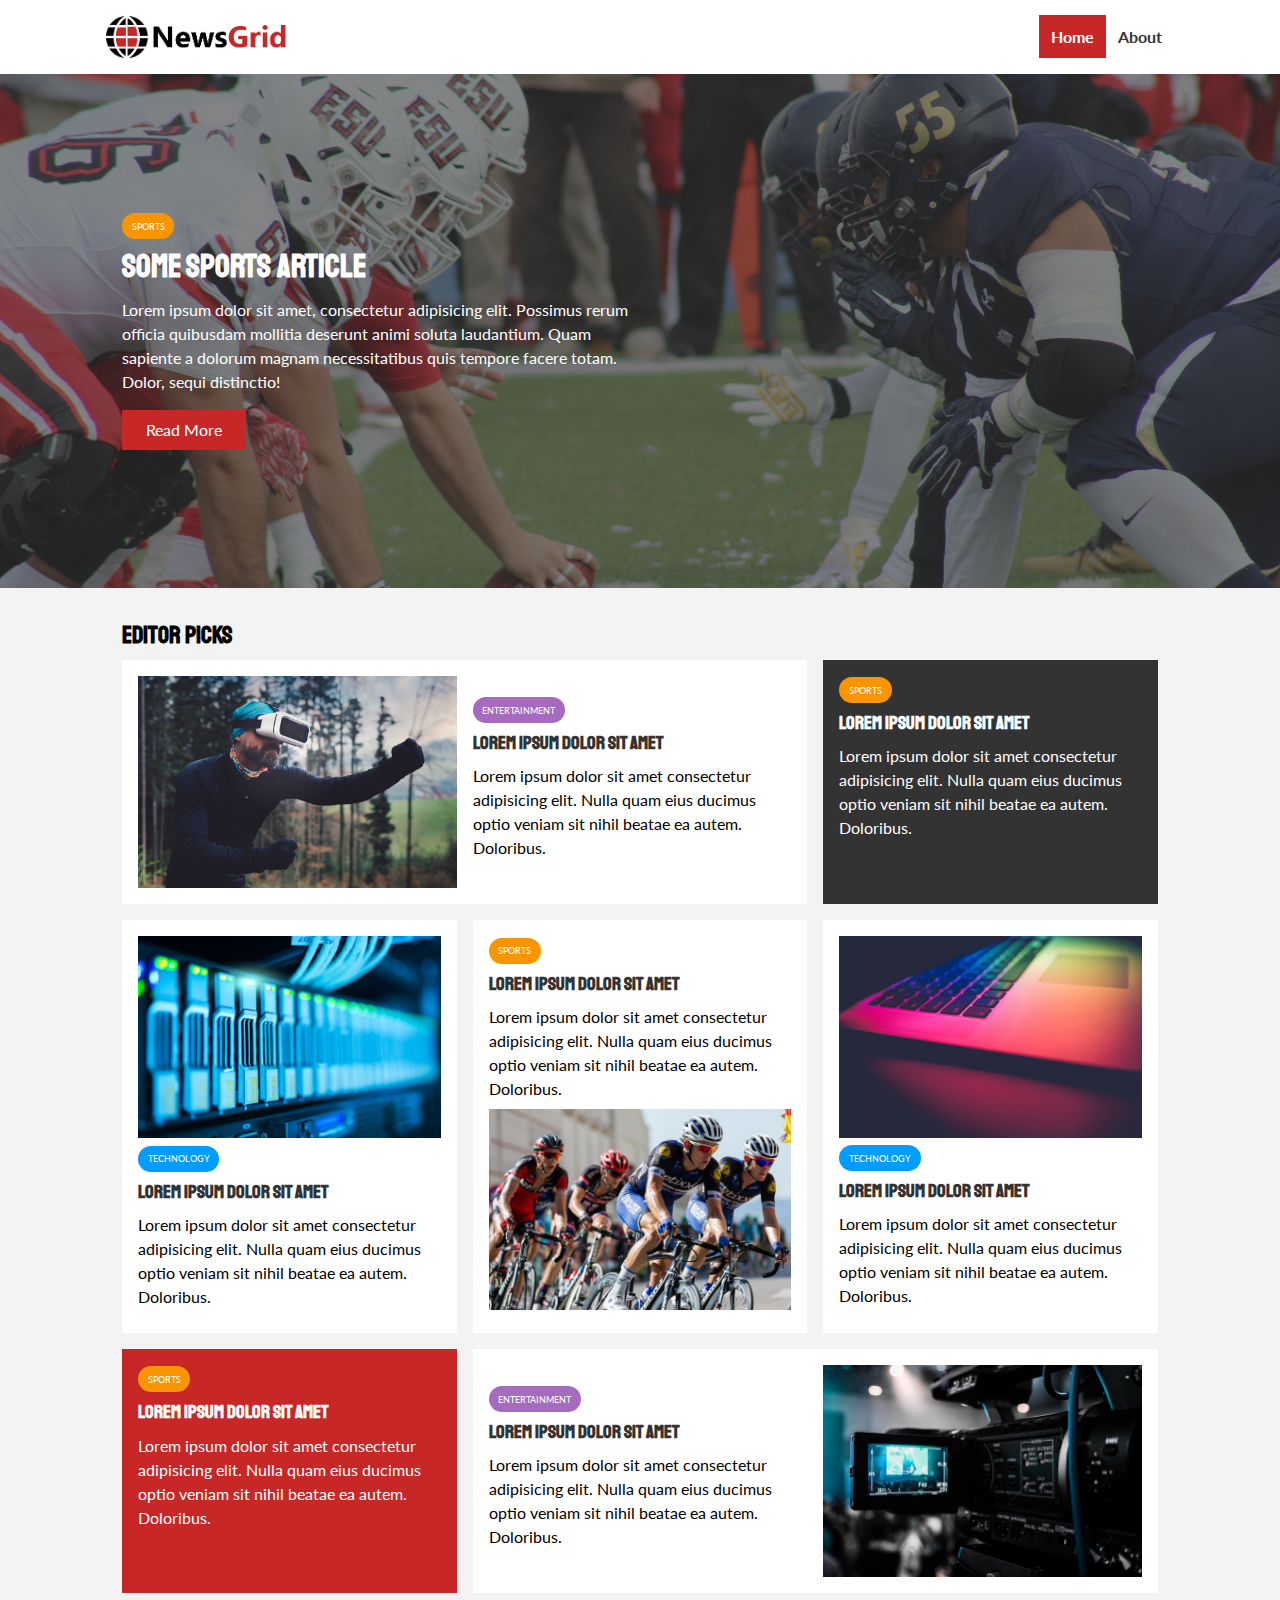
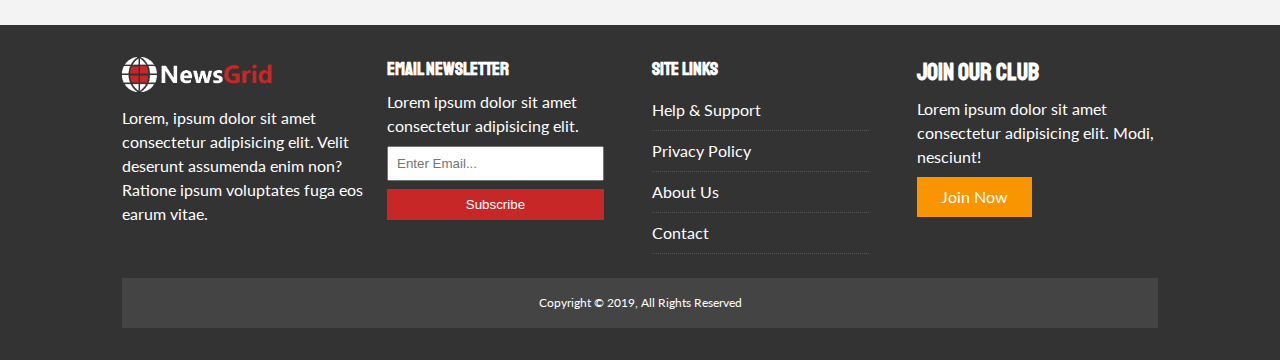
<file: newsgrid/index.html>
<!DOCTYPE html>
<html lang="en">
<head>
  <meta charset="UTF-8">
  <meta name="viewport" content="width=device-width, initial-scale=1.0">
  <meta http-equiv="X-UA-Compatible" content="ie=edge">
  <link rel="stylesheet" href="https://use.fontawesome.com/releases/v5.6.3/css/all.css" integrity="sha384-UHRtZLI+pbxtHCWp1t77Bi1L4ZtiqrqD80Kn4Z8NTSRyMA2Fd33n5dQ8lWUE00s/" crossorigin="anonymous">
  <link href="https://fonts.googleapis.com/css?family=Lato|Staatliches" rel="stylesheet">
  <link rel="stylesheet" href="css/style.css">
  <link rel="stylesheet" media="screen and (max-width: 768px)" href="css/mobile.css">
  <link rel="shortcut icon" type="image/x-icon" href="favicon.ico">
  <title>NewsGrid | Latest News</title>
</head>
<body>
  <nav id="main-nav">
    <div class="container">
      <img src="img/logo.png" alt="NewsGrid" class="logo">
      <div class="social">
        <a href="http://facebook.com" target="_blank"><i class="fab fa-facebook fa-2x"></i></a>
        <a href="http://twitter.com" target="_blank"><i class="fab fa-twitter fa-2x"></i></a>
        <a href="http://instagram.com" target="_blank"><i class="fab fa-instagram fa-2x"></i></a>
        <a href="http://youtube.com" target="_blank"><i class="fab fa-youtube fa-2x"></i></a>
      </div>
      <ul>
        <li><a class="current" href="index.html">Home</a></li>
        <li><a href="about.html">About</a></li>
      </ul>
    </div>
  </nav>

  <!-- Showcase -->
  <header id="showcase">
    <div class="container">
      <div class="showcase-container">
        <div class="showcase-content">
          <div class="category category-sports">Sports</div>
          <h1>Some Sports Article</h1>
          <p>Lorem ipsum dolor sit amet, consectetur adipisicing elit. Possimus rerum officia quibusdam mollitia deserunt animi soluta laudantium. Quam sapiente a dolorum magnam necessitatibus quis tempore facere totam. Dolor, sequi distinctio!</p>
          <a href="article.html" class="btn btn-primary">Read More</a>
        </div>
      </div>
    </div>
  </header>

  <!-- Home Articles -->
  <section id="home-articles" class="py-2">
    <div class="container">
        <h2>Editor Picks</h2>
        <div class="articles-container">
          <article class="card">
            <img src="img/articles/ent1.jpg" alt="">
            <div>
              <div class="category category-ent">Entertainment</div>
              <h3>
                <a href="article.html">Lorem ipsum dolor sit amet</a>
              </h3>
              <p>Lorem ipsum dolor sit amet consectetur adipisicing elit. Nulla quam eius ducimus optio veniam sit nihil beatae ea autem. Doloribus.</p>
            </div>
          </article>
          <article class="card bg-dark">
            <div class="category category-sports">Sports</div>
            <h3>
              <a href="article.html">Lorem ipsum dolor sit amet</a>
            </h3>
            <p>Lorem ipsum dolor sit amet consectetur adipisicing elit. Nulla quam eius ducimus optio veniam sit nihil beatae ea autem. Doloribus.</p>
          </article>
          <article class="card">
            <img src="img/articles/tech1.jpg" alt="">
            <div class="category category-tech">Technology</div>
            <h3>
              <a href="article.html">Lorem ipsum dolor sit amet</a>
            </h3>
            <p>Lorem ipsum dolor sit amet consectetur adipisicing elit. Nulla quam eius ducimus optio veniam sit nihil beatae ea autem. Doloribus.</p>
          </article>
          <article class="card">
            <div class="category category-sports">Sports</div>
            <h3>
              <a href="article.html">Lorem ipsum dolor sit amet</a>
            </h3>
            <p>Lorem ipsum dolor sit amet consectetur adipisicing elit. Nulla quam eius ducimus optio veniam sit nihil beatae ea autem. Doloribus.</p>
            <img src="img/articles/sports1.jpg" alt="">
          </article>
          <article class="card">
            <img src="img/articles/tech2.jpg" alt="">
            <div class="category category-tech">Technology</div>
            <h3>
              <a href="article.html">Lorem ipsum dolor sit amet</a>
            </h3>
            <p>Lorem ipsum dolor sit amet consectetur adipisicing elit. Nulla quam eius ducimus optio veniam sit nihil beatae ea autem. Doloribus.</p>
          </article>
          <article class="card bg-primary">
            <div class="category category-sports">Sports</div>
            <h3>
              <a href="article.html">Lorem ipsum dolor sit amet</a>
            </h3>
            <p>Lorem ipsum dolor sit amet consectetur adipisicing elit. Nulla quam eius ducimus optio veniam sit nihil beatae ea autem. Doloribus.</p>
          </article>
          <article class="card">
            <div>
              <div class="category category-ent">Entertainment</div>
              <h3>
                <a href="article.html">Lorem ipsum dolor sit amet</a>
              </h3>
              <p>Lorem ipsum dolor sit amet consectetur adipisicing elit. Nulla quam eius ducimus optio veniam sit nihil beatae ea autem. Doloribus.</p>
            </div>
            <img src="img/articles/ent2.jpg" alt="">
          </article>
        </div>
    </div>
  </section>

  <!-- Footer -->
  <footer id="main-footer" class="py-2">
    <div class="container footer-container">
      <div>
        <img src="img/logo_light.png" alt="NewsGrid">
        <p>Lorem, ipsum dolor sit amet consectetur adipisicing elit. Velit deserunt assumenda enim non? Ratione ipsum voluptates fuga eos earum vitae.</p>
      </div>
      <div>
        <h3>Email Newsletter</h3>
        <p>Lorem ipsum dolor sit amet consectetur adipisicing elit.</p>
        <form>
          <input type="email" placeholder="Enter Email...">
          <input type="submit" value="Subscribe" class="btn btn-primary">
        </form>
      </div>
      <div>
        <h3>Site Links</h3>
        <ul class="list">
          <li><a href="#">Help & Support</a></li>
          <li><a href="#">Privacy Policy</a></li>
          <li><a href="#">About Us</a></li>
          <li><a href="#">Contact</a></li>
        </ul>
      </div>
      <div>
        <h2>Join Our Club</h2>
        <p>Lorem ipsum dolor sit amet consectetur adipisicing elit. Modi, nesciunt!</p>
        <a href="#" class="btn btn-secondary">Join Now</a>
      </div>
      <div>
        <p>
          Copyright &copy; 2019, All Rights Reserved
        </p>
      </div>
    </div>
  </footer>

</body>
</html>
</file>
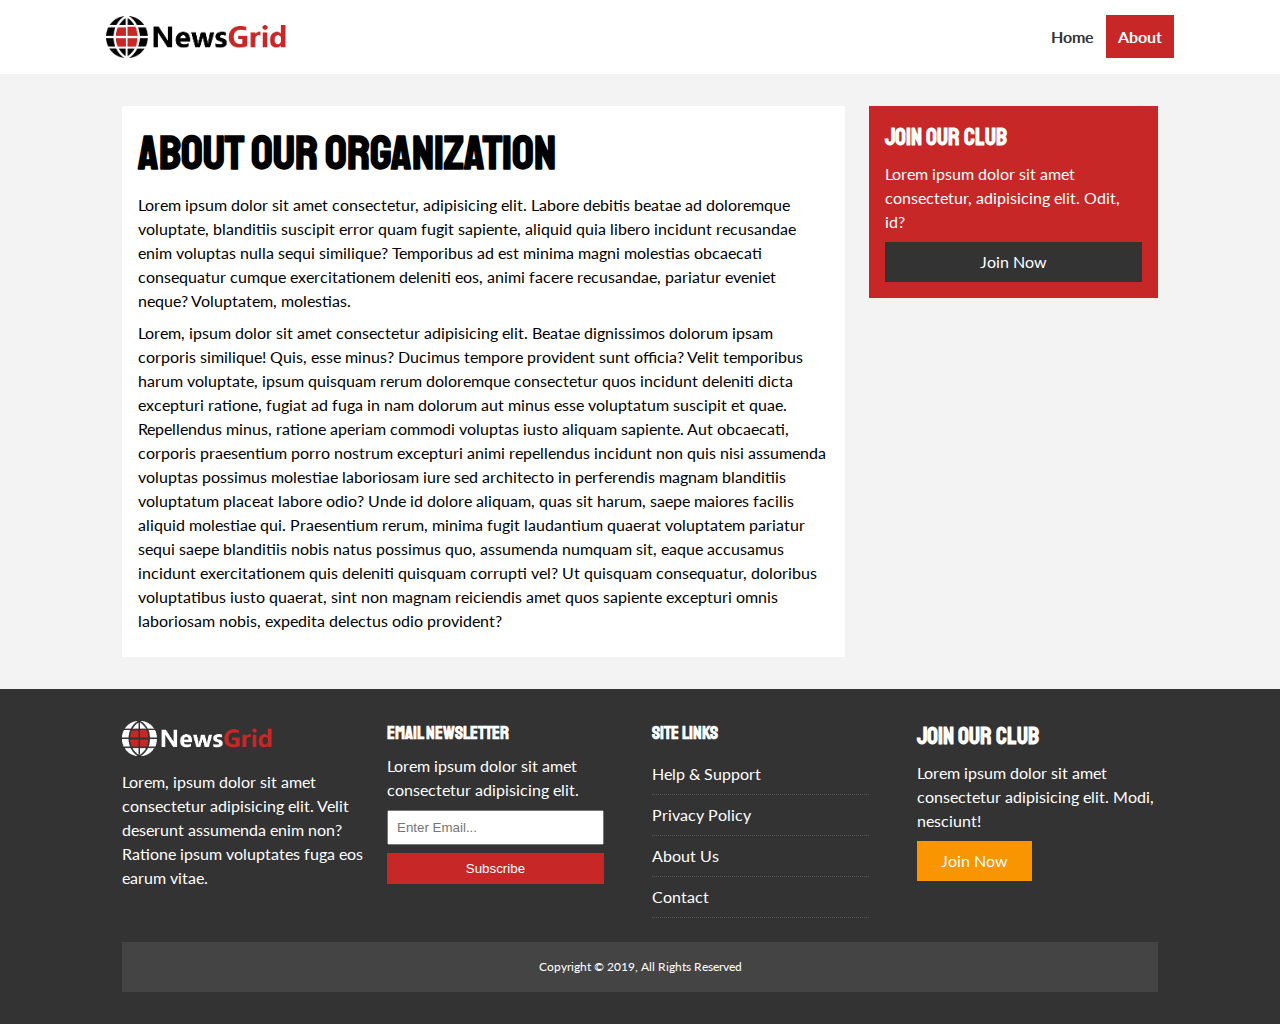
<file: newsgrid/about.html>
<!DOCTYPE html>
<html lang="en">
<head>
  <meta charset="UTF-8">
  <meta name="viewport" content="width=device-width, initial-scale=1.0">
  <meta http-equiv="X-UA-Compatible" content="ie=edge">
  <link rel="stylesheet" href="https://use.fontawesome.com/releases/v5.6.3/css/all.css" integrity="sha384-UHRtZLI+pbxtHCWp1t77Bi1L4ZtiqrqD80Kn4Z8NTSRyMA2Fd33n5dQ8lWUE00s/" crossorigin="anonymous">
  <link href="https://fonts.googleapis.com/css?family=Lato|Staatliches" rel="stylesheet">
  <link rel="stylesheet" href="css/style.css">
  <link rel="stylesheet" media="screen and (max-width: 768px)" href="css/mobile.css">
  <link rel="shortcut icon" type="image/x-icon" href="favicon.ico">
  <title>NewsGrid | About</title>
</head>
<body>
  <nav id="main-nav">
    <div class="container">
      <img src="img/logo.png" alt="NewsGrid" class="logo">
      <div class="social">
        <a href="http://facebook.com" target="_blank"><i class="fab fa-facebook fa-2x"></i></a>
        <a href="http://twitter.com" target="_blank"><i class="fab fa-twitter fa-2x"></i></a>
        <a href="http://instagram.com" target="_blank"><i class="fab fa-instagram fa-2x"></i></a>
        <a href="http://youtube.com" target="_blank"><i class="fab fa-youtube fa-2x"></i></a>
      </div>
      <ul>
        <li><a href="index.html">Home</a></li>
        <li><a class="current" href="about.html">About</a></li>
      </ul>
    </div>
  </nav>

  <section id="about">
    <div class="container">
      <div class="page-container">
        <article class="card">
          <h1 class="l-heading">About Our Organization</h1>
          <p>Lorem ipsum dolor sit amet consectetur, adipisicing elit. Labore debitis beatae ad doloremque voluptate, blanditiis suscipit error quam fugit sapiente, aliquid quia libero incidunt recusandae enim voluptas nulla sequi similique? Temporibus ad est minima magni molestias obcaecati consequatur cumque exercitationem deleniti eos, animi facere recusandae, pariatur eveniet neque? Voluptatem, molestias.</p>
          <p>Lorem, ipsum dolor sit amet consectetur adipisicing elit. Beatae dignissimos dolorum ipsam corporis similique! Quis, esse minus? Ducimus tempore provident sunt officia? Velit temporibus harum voluptate, ipsum quisquam rerum doloremque consectetur quos incidunt deleniti dicta excepturi ratione, fugiat ad fuga in nam dolorum aut minus esse voluptatum suscipit et quae. Repellendus minus, ratione aperiam commodi voluptas iusto aliquam sapiente. Aut obcaecati, corporis praesentium porro nostrum excepturi animi repellendus incidunt non quis nisi assumenda voluptas possimus molestiae laboriosam iure sed architecto in perferendis magnam blanditiis voluptatum placeat labore odio? Unde id dolore aliquam, quas sit harum, saepe maiores facilis aliquid molestiae qui. Praesentium rerum, minima fugit laudantium quaerat voluptatem pariatur sequi saepe blanditiis nobis natus possimus quo, assumenda numquam sit, eaque accusamus incidunt exercitationem quis deleniti quisquam corrupti vel? Ut quisquam consequatur, doloribus voluptatibus iusto quaerat, sint non magnam reiciendis amet quos sapiente excepturi omnis laboriosam nobis, expedita delectus odio provident?</p>
        </article>
        <aside class="card bg-primary">
          <h2>Join Our Club</h2>
          <p>Lorem ipsum dolor sit amet consectetur, adipisicing elit. Odit, id?</p>
          <a href="#" class="btn btn-dark btn-block">Join Now</a>
        </aside>
      </div>
    </div>
  </section>

  <!-- Footer -->
  <footer id="main-footer" class="py-2">
    <div class="container footer-container">
      <div>
        <img src="img/logo_light.png" alt="NewsGrid">
        <p>Lorem, ipsum dolor sit amet consectetur adipisicing elit. Velit deserunt assumenda enim non? Ratione ipsum voluptates fuga eos earum vitae.</p>
      </div>
      <div>
        <h3>Email Newsletter</h3>
        <p>Lorem ipsum dolor sit amet consectetur adipisicing elit.</p>
        <form>
          <input type="email" placeholder="Enter Email...">
          <input type="submit" value="Subscribe" class="btn btn-primary">
        </form>
      </div>
      <div>
        <h3>Site Links</h3>
        <ul class="list">
          <li><a href="#">Help & Support</a></li>
          <li><a href="#">Privacy Policy</a></li>
          <li><a href="#">About Us</a></li>
          <li><a href="#">Contact</a></li>
        </ul>
      </div>
      <div>
        <h2>Join Our Club</h2>
        <p>Lorem ipsum dolor sit amet consectetur adipisicing elit. Modi, nesciunt!</p>
        <a href="#" class="btn btn-secondary">Join Now</a>
      </div>
      <div>
        <p>
          Copyright &copy; 2019, All Rights Reserved
        </p>
      </div>
    </div>
  </footer>

</body>
</html>
</file>
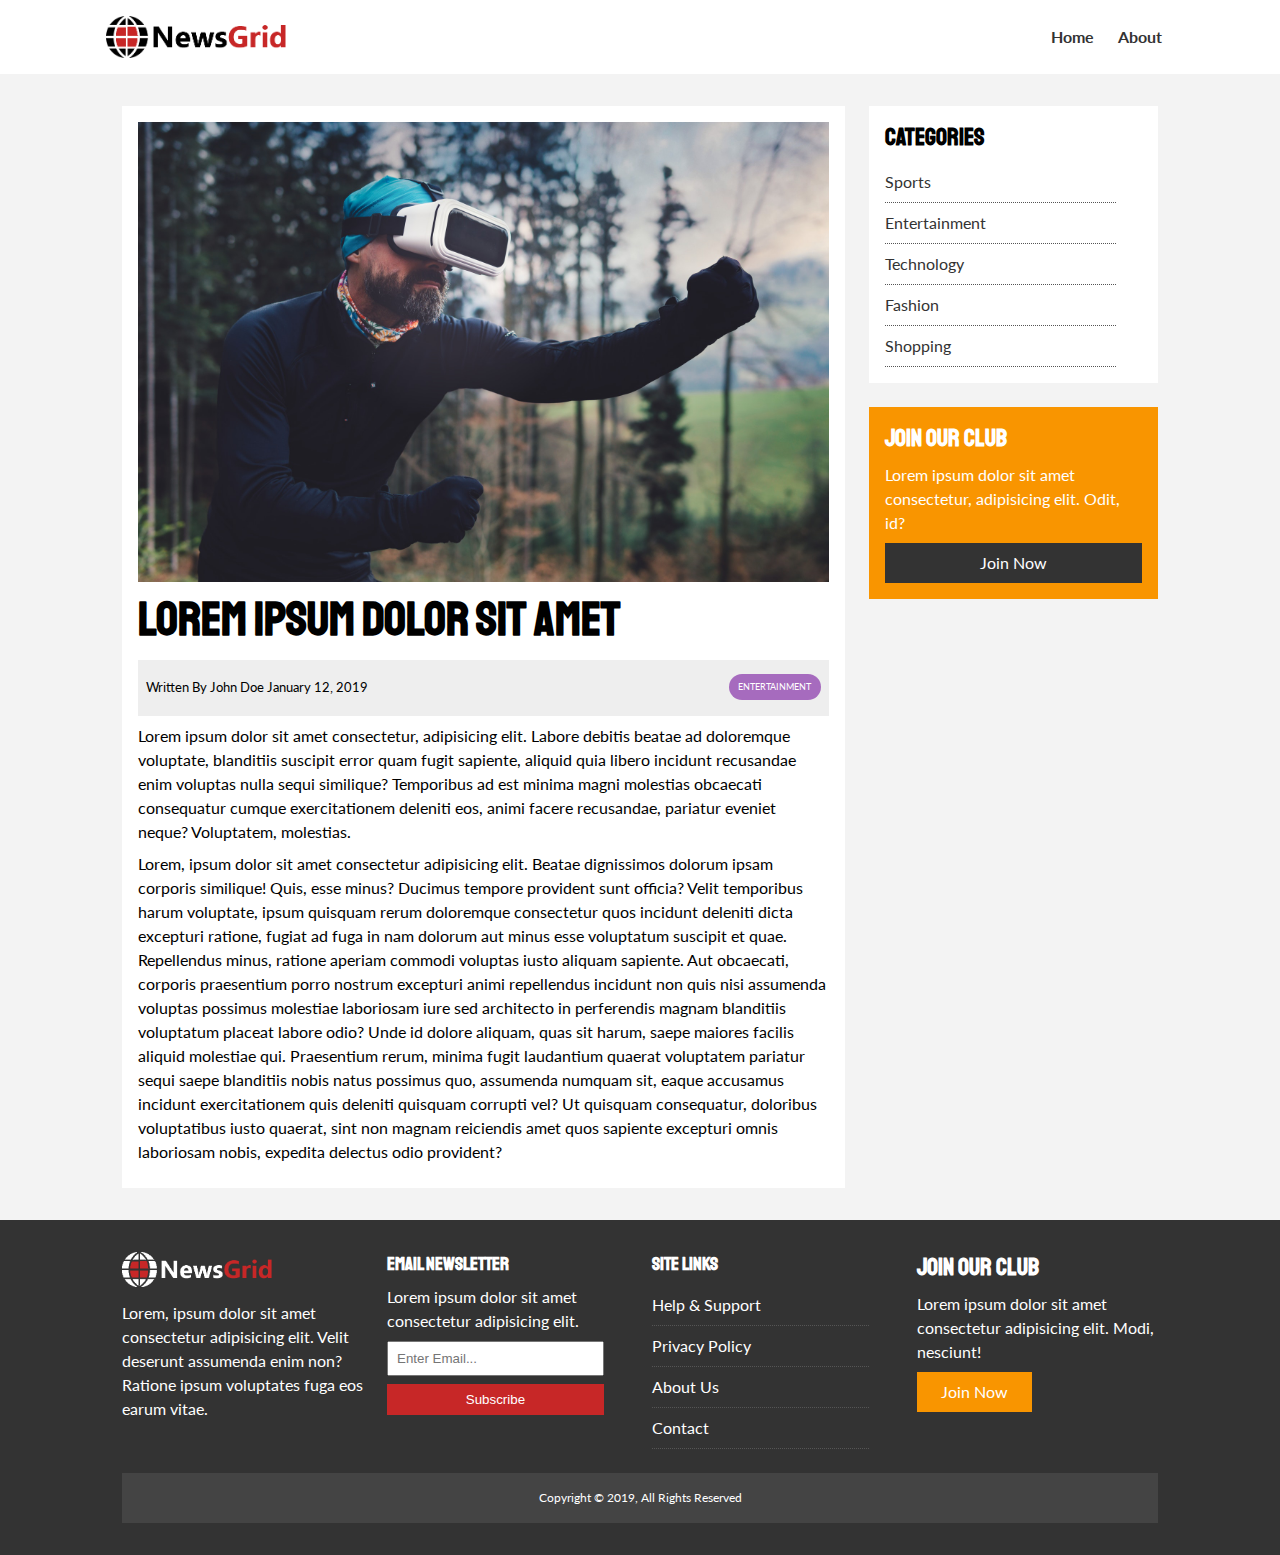
<file: newsgrid/article.html>
<!DOCTYPE html>
<html lang="en">
<head>
  <meta charset="UTF-8">
  <meta name="viewport" content="width=device-width, initial-scale=1.0">
  <meta http-equiv="X-UA-Compatible" content="ie=edge">
  <link rel="stylesheet" href="https://use.fontawesome.com/releases/v5.6.3/css/all.css" integrity="sha384-UHRtZLI+pbxtHCWp1t77Bi1L4ZtiqrqD80Kn4Z8NTSRyMA2Fd33n5dQ8lWUE00s/" crossorigin="anonymous">
  <link href="https://fonts.googleapis.com/css?family=Lato|Staatliches" rel="stylesheet">
  <link rel="stylesheet" href="css/style.css">
  <link rel="stylesheet" media="screen and (max-width: 768px)" href="css/mobile.css">
  <link rel="shortcut icon" type="image/x-icon" href="favicon.ico">
  <title>NewsGrid | Latest News</title>
</head>
<body>
  <nav id="main-nav">
    <div class="container">
      <img src="img/logo.png" alt="NewsGrid" class="logo">
      <div class="social">
        <a href="http://facebook.com" target="_blank"><i class="fab fa-facebook fa-2x"></i></a>
        <a href="http://twitter.com" target="_blank"><i class="fab fa-twitter fa-2x"></i></a>
        <a href="http://instagram.com" target="_blank"><i class="fab fa-instagram fa-2x"></i></a>
        <a href="http://youtube.com" target="_blank"><i class="fab fa-youtube fa-2x"></i></a>
      </div>
      <ul>
        <li><a href="index.html">Home</a></li>
        <li><a href="about.html">About</a></li>
      </ul>
    </div>
  </nav>

  <section id="article">
    <div class="container">
      <div class="page-container">
        <article class="card">
          <img src="img/articles/ent1.jpg" alt="">
          <h1 class="l-heading">Lorem ipsum dolor sit amet</h1>
          <div class="meta">
            <small>
              <i class="fas fa-user"></i> Written By John Doe January 12, 2019
            </small>
            <div class="category category-ent">Entertainment</div>
          </div>
          <p>Lorem ipsum dolor sit amet consectetur, adipisicing elit. Labore debitis beatae ad doloremque voluptate, blanditiis suscipit error quam fugit sapiente, aliquid quia libero incidunt recusandae enim voluptas nulla sequi similique? Temporibus ad est minima magni molestias obcaecati consequatur cumque exercitationem deleniti eos, animi facere recusandae, pariatur eveniet neque? Voluptatem, molestias.</p>
          <p>Lorem, ipsum dolor sit amet consectetur adipisicing elit. Beatae dignissimos dolorum ipsam corporis similique! Quis, esse minus? Ducimus tempore provident sunt officia? Velit temporibus harum voluptate, ipsum quisquam rerum doloremque consectetur quos incidunt deleniti dicta excepturi ratione, fugiat ad fuga in nam dolorum aut minus esse voluptatum suscipit et quae. Repellendus minus, ratione aperiam commodi voluptas iusto aliquam sapiente. Aut obcaecati, corporis praesentium porro nostrum excepturi animi repellendus incidunt non quis nisi assumenda voluptas possimus molestiae laboriosam iure sed architecto in perferendis magnam blanditiis voluptatum placeat labore odio? Unde id dolore aliquam, quas sit harum, saepe maiores facilis aliquid molestiae qui. Praesentium rerum, minima fugit laudantium quaerat voluptatem pariatur sequi saepe blanditiis nobis natus possimus quo, assumenda numquam sit, eaque accusamus incidunt exercitationem quis deleniti quisquam corrupti vel? Ut quisquam consequatur, doloribus voluptatibus iusto quaerat, sint non magnam reiciendis amet quos sapiente excepturi omnis laboriosam nobis, expedita delectus odio provident?</p>
        </article>

        <aside id="categories" class="card">
          <h2>Categories</h2>
          <ul class="list">
            <li><a href="#"><i class="fas fa-chevron-right"></i> Sports</a></li>
            <li><a href="#"><i class="fas fa-chevron-right"></i> Entertainment</a></li>
            <li><a href="#"><i class="fas fa-chevron-right"></i> Technology</a></li>
            <li><a href="#"><i class="fas fa-chevron-right"></i> Fashion</a></li>
            <li><a href="#"><i class="fas fa-chevron-right"></i> Shopping</a></li>
          </ul>
        </aside>

        <aside class="card bg-secondary">
          <h2>Join Our Club</h2>
          <p>Lorem ipsum dolor sit amet consectetur, adipisicing elit. Odit, id?</p>
          <a href="#" class="btn btn-dark btn-block">Join Now</a>
        </aside>
      </div>
    </div>
  </section>

  <!-- Footer -->
  <footer id="main-footer" class="py-2">
    <div class="container footer-container">
      <div>
        <img src="img/logo_light.png" alt="NewsGrid">
        <p>Lorem, ipsum dolor sit amet consectetur adipisicing elit. Velit deserunt assumenda enim non? Ratione ipsum voluptates fuga eos earum vitae.</p>
      </div>
      <div>
        <h3>Email Newsletter</h3>
        <p>Lorem ipsum dolor sit amet consectetur adipisicing elit.</p>
        <form>
          <input type="email" placeholder="Enter Email...">
          <input type="submit" value="Subscribe" class="btn btn-primary">
        </form>
      </div>
      <div>
        <h3>Site Links</h3>
        <ul class="list">
          <li><a href="#">Help & Support</a></li>
          <li><a href="#">Privacy Policy</a></li>
          <li><a href="#">About Us</a></li>
          <li><a href="#">Contact</a></li>
        </ul>
      </div>
      <div>
        <h2>Join Our Club</h2>
        <p>Lorem ipsum dolor sit amet consectetur adipisicing elit. Modi, nesciunt!</p>
        <a href="#" class="btn btn-secondary">Join Now</a>
      </div>
      <div>
        <p>
          Copyright &copy; 2019, All Rights Reserved
        </p>
      </div>
    </div>
  </footer>

</body>
</html>
</file>
<file: newsgrid/css/style.css>
:root {
  --primary-color: #c72727;
  --secondary-color: #f99500;
  --light-color: #f3f3f3;
  --dark-color: #333;
  --max-width: 1100px;
}

.category {
  --sports-color: #f99500;
  --ent-color: #a66bbe;
  --tech-color: #009cff;
}

* {
  margin: 0;
  padding: 0;
  box-sizing: border-box;
}

body {
  font-family: 'Lato', sans-serif;
  line-height: 1.5;
  background: var(--light-color);
}

a {
  color: #333;
  text-decoration: none;
}

ul {
  list-style: none;
}

p {
  margin: .5rem 0;
}

img {
  width: 100%;
}

h1, h2, h3, h4, h5, h6 {
  font-family: 'Staatliches', cursive;
  margin-bottom: .55rem;
  line-height: 1.3;
}

/* Utility */
.container {
  max-width: var(--max-width);
  margin: auto;
  padding: 0 2rem;
  overflow: hidden;
}

.category {
  display: inline-block;
  color: #fff;
  font-size: 0.55rem;
  text-transform: uppercase;
  padding: 0.4rem 0.6rem;
  border-radius: 15px;
  margin-bottom: 0.5rem;
}

.category-sports { background: var(--sports-color) }
.category-ent { background: var(--ent-color) }
.category-tech { background: var(--tech-color) }

.btn {
  display: inline-block;
  border: none;
  background: var(--dark-color);
  color: #fff;
  padding: 0.5rem 1.5rem;
}

.btn-light { background: var(--light-color) }
.btn-primary { background: var(--primary-color) }
.btn-secondary { background: var(--secondary-color) }

.btn-block {
  display: block;
  width: 100%;
  text-align: center;
}

.btn:hover {
  opacity: 0.9;
}

.card {
  background: #fff;
  padding: 1rem;
}

.bg-dark {
  background: var(--dark-color);
  color: #fff;
}

.bg-primary {
  background: var(--primary-color);
  color: #fff;
}

.bg-secondary {
  background: var(--secondary-color);
  color: #fff;
}

.bg-dark h1,
.bg-dark h2,
.bg-dark h3,
.bg-dark a,
.bg-primary h1,
.bg-primary h2,
.bg-primary h3,
.bg-primary a,
.bg-secondary h1,
.bg-secondary h2,
.bg-secondary h3,
.bg-secondary a {
  color: #fff;
}

.py-1 { padding: 1.5rem 0 }
.py-2 { padding: 2rem 0 }
.py-3 { padding: 3rem 0 }
.p-1 { padding: 1.5rem }
.p-2 { padding: 2rem }
.p-3 { padding: 3rem }

.l-heading {
  font-size: 3rem;
}

.list li {
  padding: .5rem 0;
  border-bottom: #555 dotted 1px;
  width: 90%;
}

.list li a:hover {
  color: var(--primary-color) !important;
}

/* Inner page grid container */
.page-container {
  display: grid;
  grid-template-columns: 5fr 2fr;
  margin: 2rem 0;
  grid-gap: 1.5rem;
}

.page-container > *:first-child {
  grid-row: 1 / span 3;
}

/* Navigation */
#main-nav {
  background: #fff;
  position: sticky;
  top: 0;
  z-index: 2;
}

#main-nav .container {
  display: grid;
  grid-template-columns: 6fr 3fr 2fr;
  padding: 1rem;
  align-items: center;
}

#main-nav .logo {
  width: 180px;
}

#main-nav ul {
  justify-self: end;
  display: flex;
}

#main-nav ul li a {
  padding: 0.75rem;
  font-weight: bold;
}

#main-nav ul li a.current {
  background: var(--primary-color);
  color: #fff;
}

#main-nav ul li a:hover {
  background: var(--light-color);
  color: var(--dark-color);
}

#main-nav .social {
  justify-self: center;
}

#main-nav .social i {
  color: #777;
  margin-right: .5rem;
}

/* Showcase */
#showcase {
  color: #fff;
  background: #333;
  padding: 2rem;
  position: relative;
}

#showcase:before {
  content: '';
  background: url('../img/featured.jpg') no-repeat center center/cover;
  position: absolute;
  top: 0;
  left: 0;
  width: 100%;
  height: 100%;
  opacity: 0.4;
}

#showcase .showcase-container {
  display: grid;
  grid-template-columns: repeat(2, 1fr);
  justify-content: center;
  align-items: center;
  height: 50vh;
}

#showcase .showcase-content {
  z-index: 1;
}

#showcase .showcase-content p {
  margin-bottom: 1rem;
}

/* Home Articles */
#home-articles .articles-container {
  display: grid;
  grid-template-columns: repeat(3, 1fr);
  grid-gap: 1rem;
}

#home-articles .articles-container > *:first-child,
#home-articles .articles-container > *:last-child {
  display: grid;
  grid-template-columns: repeat(2, 1fr);
  grid-gap: 1rem;
  align-items: center;
  grid-column: 1 / span 2;
}

#home-articles .articles-container > *:last-child {
  grid-column: 2 / span 2;
}

#article .meta {
  display: flex;
  justify-content: space-between;
  align-items: center;
  background: #eee;
  padding: 0.5rem;
}

#article .meta .category {
  margin-top: 0.4rem;
}

/* Footer */
#main-footer {
  background: var(--dark-color);
  color: #fff;
}

#main-footer img {
  width: 150px;
}

#main-footer a {
  color: #fff;
}

#main-footer .footer-container {
  display: grid;
  grid-template-columns: repeat(4, 1fr);
  grid-gap: 1.5rem;
}

#main-footer .footer-container > *:last-child {
  background: #444;
  grid-column: 1 / span 4;
  padding: .5rem;
  text-align: center;
  font-size: 0.75rem;
}

#main-footer .footer-container input[type='email'] {
  width: 90%;
  padding: 0.5rem;
  margin-bottom: 0.5rem;
}

#main-footer .footer-container input[type='submit'] {
  width: 90%;
}
</file>
<file: newsgrid/css/mobile.css>
/* Navigation */
#main-nav .social {
  display: none;
}

#main-nav .container {
  grid-template-columns: 1fr;
  grid-gap: 1.2rem;
}

#main-nav ul,
#main-nav .logo {
  justify-self: center;
}

#main-nav ul li a {
  padding: 0.50rem;
}

#home-articles .articles-container {
  grid-template-columns: repeat(2, 1fr);
}

#home-articles .articles-container > *:first-child,
#home-articles .articles-container > *:last-child {
  grid-template-columns: 1fr;
  grid-column: 1;
}

@media(max-width: 600px) {
  /* Stack Grid Items */
  #showcase .showcase-container,
  #home-articles .articles-container,
  #main-footer .footer-container {
    grid-template-columns: 1fr;
  }

  #main-footer .footer-container > *:last-child {
    grid-column: 1;
  }

  #main-footer .footer-container > *:first-child,
  #main-footer .footer-container > *:nth-child(2){
    border-bottom: #444 dotted 1px;
    padding-bottom: 1rem;
  }

  .page-container {
    grid-template-columns: 1fr;
    text-align: center;
  }

  .page-container > *:first-child {
    grid-row: 1;
  }

  .l-heading {
    font-size: 2rem;
  }
}
</file>
